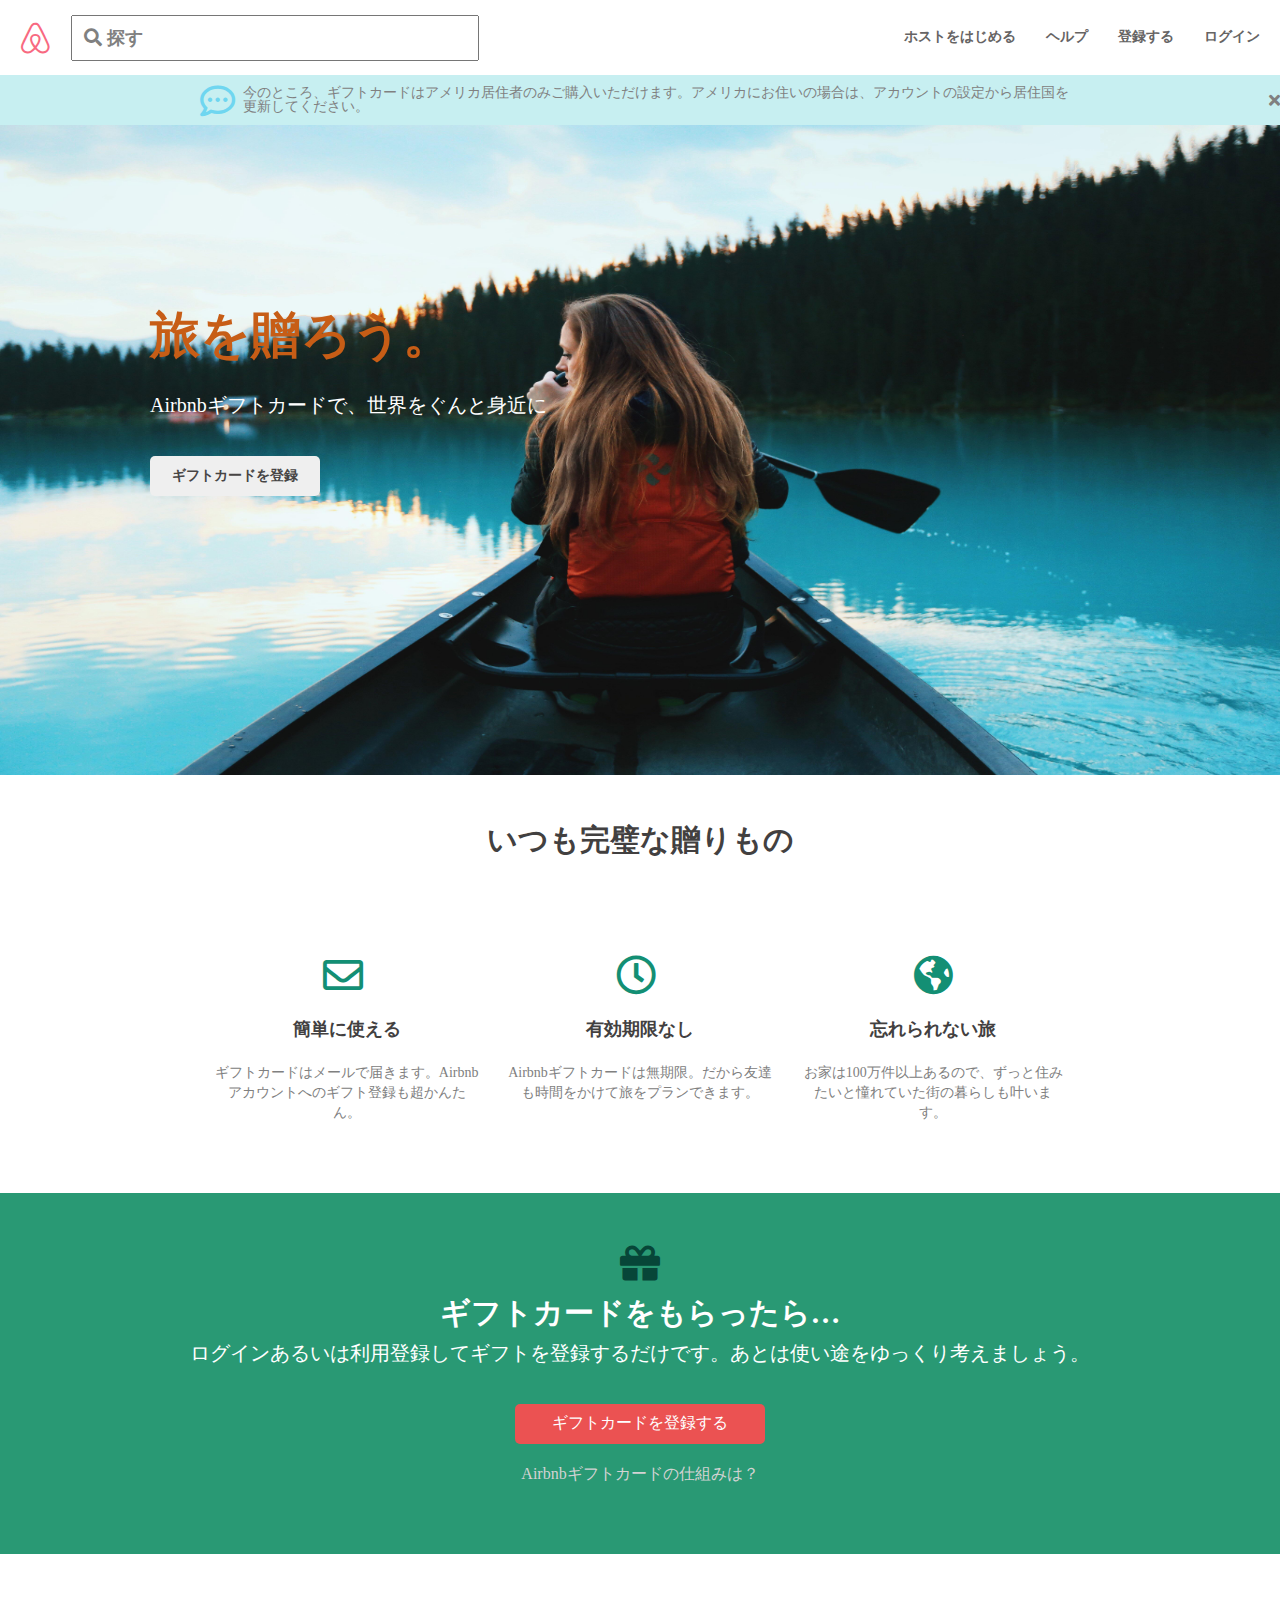
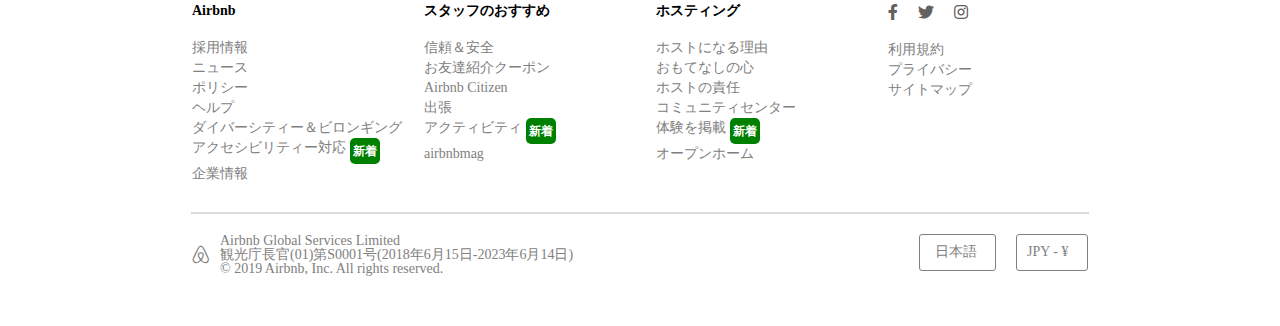
<file: index.html>
<!DOCTYPE html>
<html lang="ja">

<head>
    <meta charset="UTF-8">
    <meta name="viewport" content="width=device-width, initial-scale=1.0">
    <meta http-equiv="X-UA-Compatible" content="ie=edge">
    <title>現地の人から借りる家、体験＆スポット -Airbnb-</title>
    <link rel="stylesheet" href="reset.css">
    <link rel="stylesheet" href="airbnb.css">
    <link href="https://use.fontawesome.com/releases/v5.8.0/css/all.css" rel="stylesheet">
</head>

<body>
    <header>
        <div class="header-left">
            <i class="fab fa-airbnb fa-airblarge"></i>
            <input type="text" value="&nbsp; &#xf002; 探す" class="fas">
        </div>

        <nav class="header-right">
            <ul>
                <li>ホストをはじめる</li>
                <li>ヘルプ</li>
                <li>登録する</li>
                <li>ログイン</li>
            </ul>
        </nav>
    </header>

    <section>
        <main>
            <img src="img/travelimg.jpg" alt="travel image">
            <div class="innertext">
                <h1>旅を贈ろう。</h1>
                <p>Airbnbギフトカードで、世界をぐんと身近に</p>
                <input type="submit" value="ギフトカードを登録" class="submit">
            </div>
            <div class="barner">
                <div class="barner-left">
                    <i class="far fa-comment-dots"></i>
                    <p>今のところ、ギフトカードはアメリカ居住者のみご購入いただけます。アメリカにお住いの場合は、アカウントの設定から居住国を更新してください。</p>
                </div>
                <i class="fas fa-times"></i>
            </div>
        </main>
    </section>

    <section class="above">
        <h1 class="sub-title">いつも完璧な贈りもの</h1>
        <aside class="box-container">
            <div class="box1">
                <i class="far fa-envelope"></i>
                <h3>簡単に使える</h3>
                <p>ギフトカードはメールで届きます。Airbnbアカウントへのギフト登録も超かんたん。</p>
            </div>
            <div class="box2">
                <i class="far fa-clock"></i>
                <h3>有効期限なし</h3>
                <p>Airbnbギフトカードは無期限。だから友達も時間をかけて旅をプランできます。</p>
            </div>
            <div class="box3">
                <i class="fas fa-globe-americas"></i>
                <h3>忘れられない旅</h3>
                <p>お家は100万件以上あるので、ずっと住みたいと憧れていた街の暮らしも叶います。</p>
            </div>
        </aside>
    </section>

    <section class="bottom">
        <i class="fas fa-gift"></i>
        <h1>ギフトカードをもらったら…</h1>
        <p>ログインあるいは利用登録してギフトを登録するだけです。あとは使い途をゆっくり考えましょう。</p>
        <input type="submit" value="ギフトカードを登録する" class="submit2">
        <p>Airbnbギフトカードの仕組みは？</p>
    </section>

    <section class="menu">
        <aside class="box1">
            <h4>Airbnb</h4>
            <p>採用情報</p>
            <p>ニュース</p>
            <p>ポリシー</p>
            <p>ヘルプ</p>
            <p>ダイバーシティー＆ビロンギング</p>
            <div class="new">
                <p>アクセシビリティー対応&nbsp;</p>
                <p>新着</p>
            </div>
            <p>企業情報</p>
        </aside>
        <aside class="box2">
            <h4>スタッフのおすすめ</h4>
            <p>信頼＆安全</p>
            <p>お友達紹介クーポン</p>
            <p>Airbnb Citizen</p>
            <p>出張</p>
            <div class="new">
                <p>アクティビティ&nbsp;</p>
                <p>新着</p>
            </div>
            <p>airbnbmag</p>
        </aside>
        <aside class="box3">
            <h4>ホスティング</h4>
            <p>ホストになる理由</p>
            <p>おもてなしの心</p>
            <p>ホストの責任</p>
            <p>コミュニティセンター</p>
            <div class="new">
                <p>体験を掲載&nbsp;</p>
                <p>新着</p>
            </div>
            <p>オープンホーム</p>
        </aside>
        <aside class="box4">
            <div class="logo">
                <i class="fab fa-facebook-f"></i>
                <i class="fab fa-twitter"></i>
                <i class="fab fa-instagram"></i>
            </div>
            <div class="logo-bottom">
                <p>利用規約</p>
                <p>プライバシー</p>
                <p>サイトマップ</p>
            </div>
        </aside>
    </section>
    <hr>
    <footer>
        <div class="footer-left">
            <i class="fab fa-airbnb fa-airbsmall"></i>
            <div class="footer-left2">
                <p>Airbnb Global Services Limited</p>
                <p>観光庁長官(01)第S0001号(2018年6月15日-2023年6月14日)</p>
                <p>© 2019 Airbnb, Inc. All rights reserved.</p>
            </div>
        </div>

        <div class="footer-right">
            <p>日本語</p>
            <p>JPY - ¥</p>
        </div>
    </footer>
</body>

</html>
</file>
<file: airbnb.css>
@charset "UTF-8";

.fa-airblarge{
    font-size: 35px;
    color: rgb(248, 105, 129);
    margin: 20px 20px;
}

.header-left{
    display: flex;
    align-items: center;
}

.header-left input{
    width: 400px;
    height: 40px;
    font-size: 18px;
}

.fas{
    color: grey;
}

.header-right ul{
    display: flex;
    margin: 30px 20px;

}

.header-right li{
    margin-left: 30px;
    color: rgb(102, 100, 100);
    font-weight: bold;
    font-size: 14px;
}

header{
    display: flex;
    justify-content: space-between;
    width: 100%;
}

.barner{
    position: fixed;
    background-color: rgb(199, 239, 241);
    height: 50px;
    width: 100%;
    display: flex;
    align-items: center;
    justify-content: space-evenly;
}

.far{
    font-size: 35px;
    color: rgb(111, 214, 240);
    margin-right: 8px;
}

.barner p{
    font-size: 14px;
    color: grey;
}

.barner-left{
    display: flex;
    align-items: center;
    margin-left: 200px;
    margin-right: 200px;
}

main{
    width: auto;
    height: 700px;
    display: flex;
}

main img{
    width: 100%;
    height: 100%;
    position: relative;
}

.innertext{
    position: absolute;
    top: 300px;
    left: 150px;
    line-height: 70px;
}

main h1{
    color: rgb(199, 93, 22);
    font-size: 50px;
    font-weight: bold;
}

main p{
    color: white;
    font-size: 20px;
}

.submit{
    cursor: pointer;
    color: rgb(71, 69, 69);   
    width: 170px;
    height: 40px;
    font-size: 14px;
    border-style: none;
    border-radius: 5px;
    font-weight: bold;
}


.fa-globe-americas, .fa-clock, .fa-envelope{
    font-size: 40px;
    color: rgb(19, 143, 116);
}

.box-container{
    display: flex;
    justify-content: space-around;
    text-align: center;
    margin: 0 200px;
}

.box1, .box2, .box3{
    width: 30%;
}

.sub-title{
    font-size: 30px;
    color: rgb(66, 64, 64);
    font-weight: bold;
    text-align: center;
    margin: 50px 0;
}

.box1 h3, .box2 h3, .box3 h3{
    font-size: 18px;
    font-weight: bold;
    color: rgb(66, 64, 64);
    margin: 25px 0;
}

.box1 p, .box2 p, .box3 p{
    color: grey;
}

.bottom{
    background-color: rgb(41, 153, 116);
    text-align: center;
    line-height: 40px;
    color: white;
    padding-top: 50px;
    padding-bottom: 30px;
}

.bottom h1{
    font-size: 30px;
    font-weight: bold;
    text-align: center;
}

.fa-gift{
    font-size: 40px;
    color: rgb(7, 70, 56);
    text-align: center;
}

.bottom p{
    margin-bottom: 30px;
}

.bottom p:nth-of-type(2){
    color: lightgray;
}

.bottom p:nth-of-type(1){
    font-size: 20px;
}

.above{
    padding-bottom: 50px;
}

.menu{
    display: flex;
    justify-content: center;
    margin: 0 auto;
    width: 70%;
}

.logo{
    display: flex;
    margin-bottom: 20px;
}

.logo i:nth-child(2){
    margin: 0 20px;
}

.logo i{
    color: rgb(99, 96, 96);
}

.box1 h4, .box2 h4, .box3 h4{
    margin-bottom: 20px;
    font-size: 14px;
    font-weight: bold;
}

.box1, .box2, .box3, .box4{
    margin-top: 50px;
    margin-bottom: 20px;
}

.box4{
    margin-right: 100px;
}

.box1 p, .box2 p, .box3 p, .box4 p{
    font-size: 14px;
    line-height: 20px;
}

.new{
    display: flex;
}

.new p:nth-child(2){
    background-color: green;
    color: white;
    padding: 3px;
    font-size: 12px;
    border-radius: 5px;
    font-weight: bold;
}

.logo-bottom{
    width: 100px;
    color: grey;
}

hr{
    border: 0.5px solid rgb(224, 219, 219);
    width: 70%;
    margin-bottom: 20px;
}

.fa-airbsmall{
    font-size: 20px;
    color: grey;
    margin-right: 10px; 
}

footer{
    width: 70%;
    margin: 0 auto;
    display: flex;
    justify-content: space-between;
    margin-bottom: 50px;
}

.footer-left{
    display: flex;
    align-items: center;
}

.footer-left2 p{
    font-size: 14px;
    color: grey;
}

.footer-right{
    display: flex;
}

.footer-right p{
    border: 1px solid grey;
    font-size: 14px;
    border-radius: 3px;
    height: 25px;
    width: 60px;
    color: grey;
    padding-top: 10px;
    padding-left: 10px;
}

.footer-right p:first-child{
    margin-right: 20px;
    padding-left: 15px; 
}

.submit2{
    border-style: none;
    height: 40px;
    width: 250px;
    font-size: 16px;
    border-radius: 5px;
    background-color: rgb(235, 82, 82);
    color: white;
    margin-bottom: 10px;
    cursor: pointer;
}
</file>
